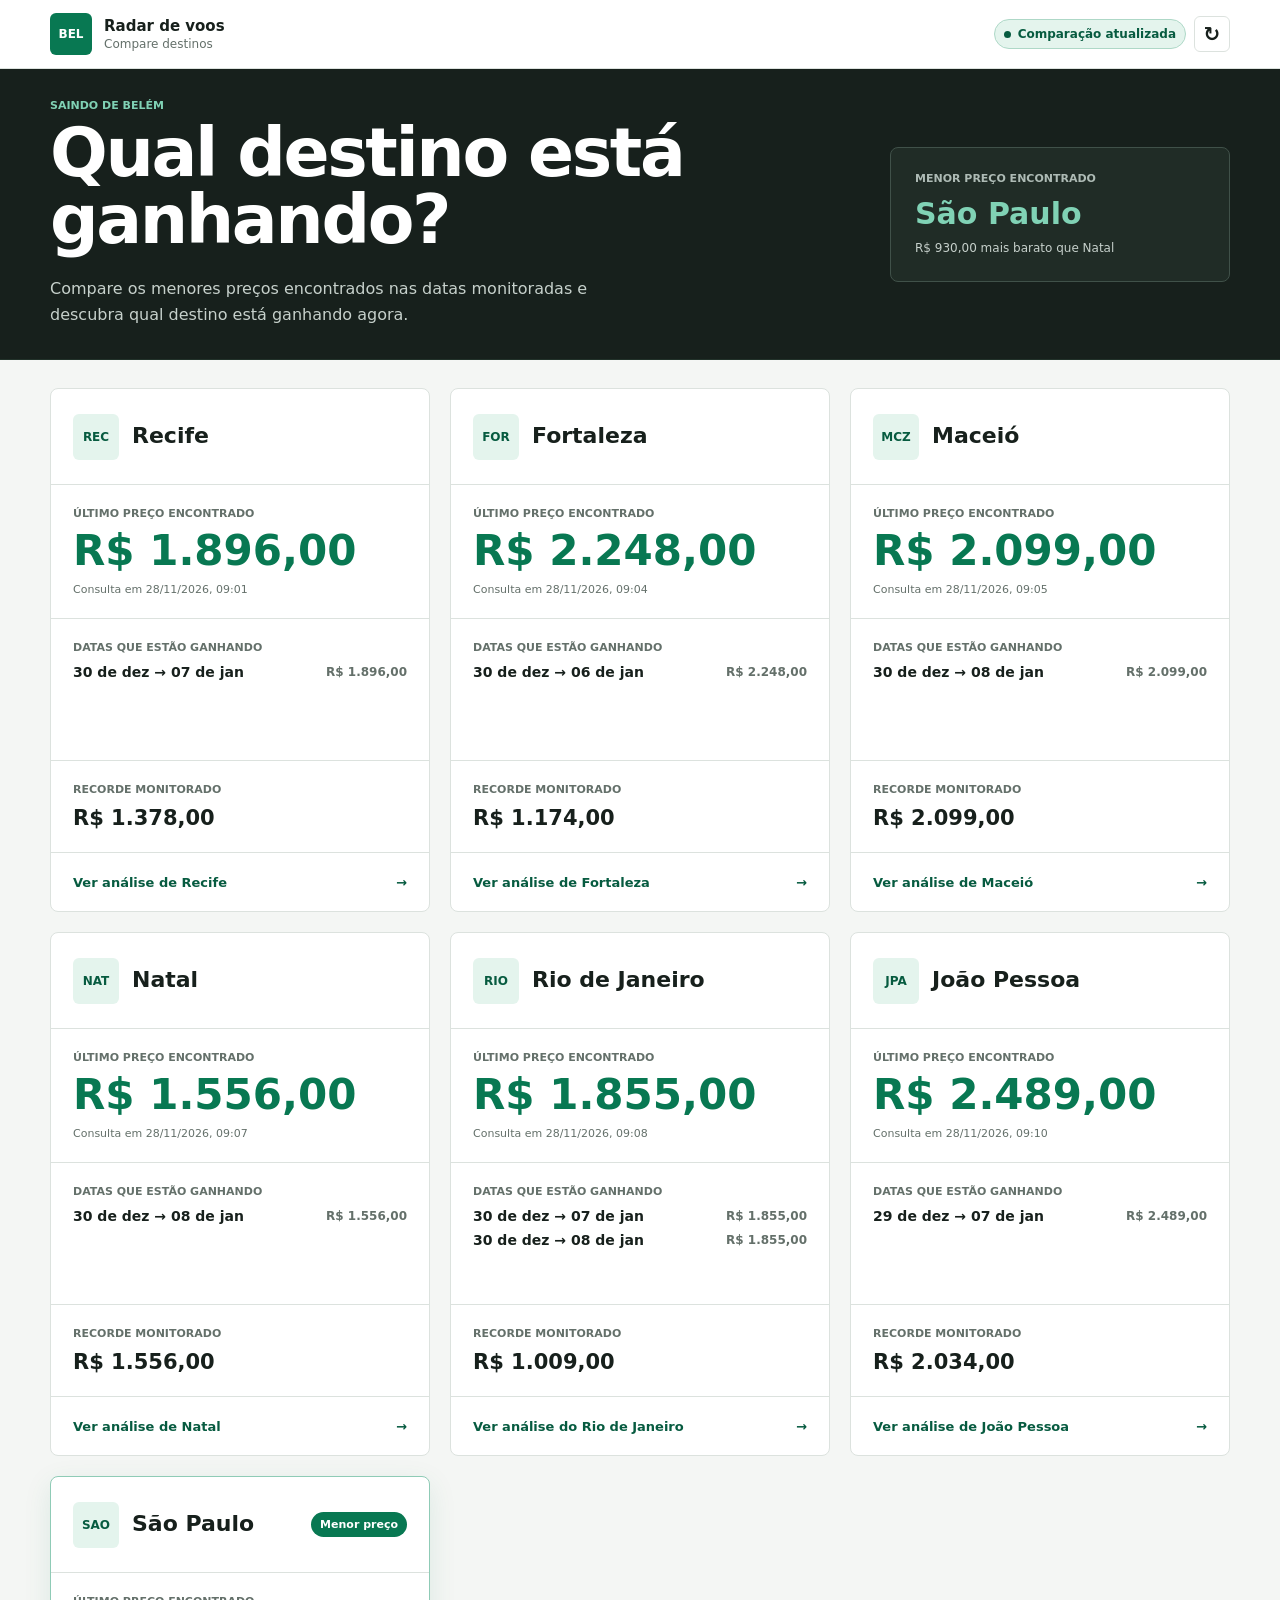
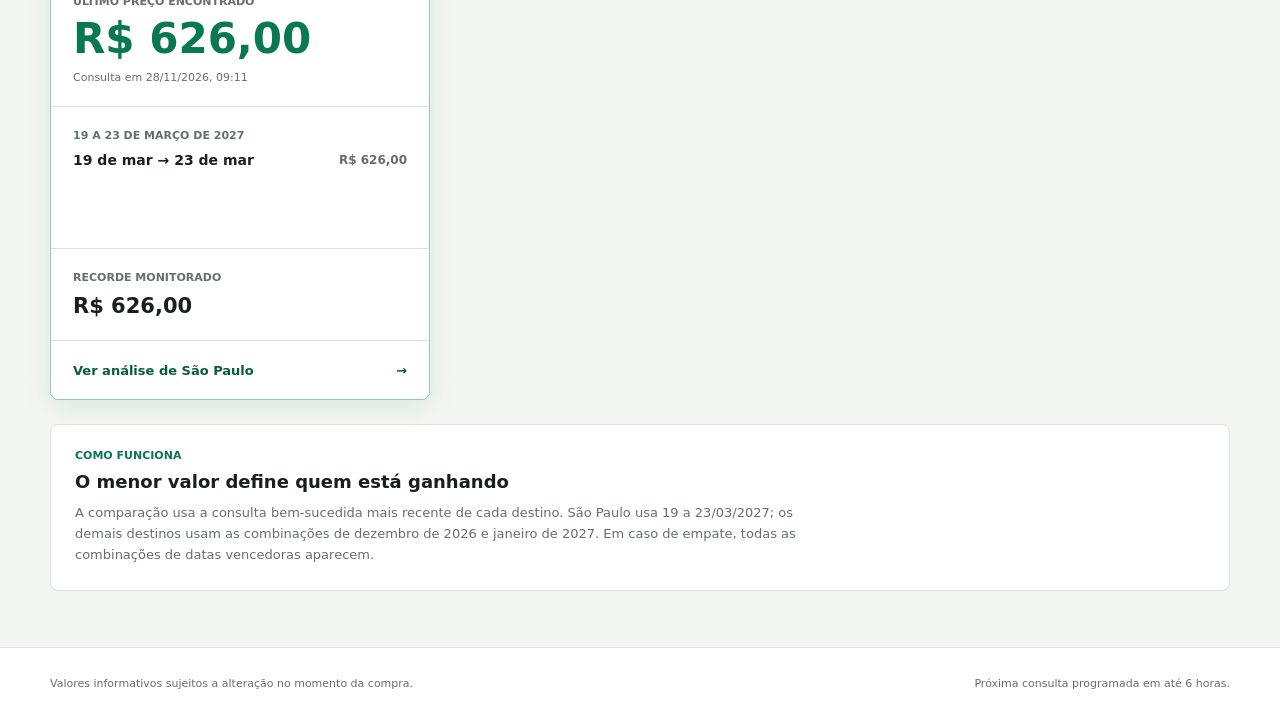
<file: docs/index.html>
<!doctype html>
<html lang="pt-BR">
  <head>
    <meta charset="utf-8">
    <meta name="viewport" content="width=device-width, initial-scale=1">
    <meta name="color-scheme" content="light">
    <meta
      name="description"
      content="Compare os preços de voos de Belém para sete destinos."
    >
    <title>Radar de voos · Compare sete destinos</title>
    <link rel="stylesheet" href="./estilos.css?v=3">
  </head>
  <body class="pagina-comparacao">
    <header class="cabecalho">
      <div class="cabecalho-conteudo">
        <a class="marca" href="./" aria-label="Radar de voos">
          <span class="marca-sinal" aria-hidden="true">BEL</span>
          <span>
            <strong>Radar de voos</strong>
            <small>Compare destinos</small>
          </span>
        </a>

        <div class="acoes">
          <span id="estado-comparacao" class="estado" aria-live="polite">
            Carregando
          </span>
          <button
            id="botao-atualizar"
            class="botao-icone"
            type="button"
            title="Atualizar comparação"
            aria-label="Atualizar comparação"
          >
            ↻
          </button>
        </div>
      </div>
    </header>

    <main>
      <section class="hero-comparacao" aria-labelledby="titulo-comparacao">
        <div class="conteudo hero-comparacao-conteudo">
          <div>
            <p class="rotulo">Saindo de Belém</p>
            <h1 id="titulo-comparacao">Qual destino está ganhando?</h1>
            <p class="hero-texto">
              Compare os menores preços encontrados nas datas monitoradas e
              descubra qual destino está ganhando agora.
            </p>
          </div>
          <div id="resultado-comparacao" class="resultado-comparacao" aria-live="polite">
            <span>Menor preço encontrado</span>
            <strong>Calculando…</strong>
            <small>Aguardando os sete destinos</small>
          </div>
        </div>
      </section>

      <div class="conteudo principal principal-comparacao">
        <section class="grade-destinos" aria-label="Comparação dos destinos">
          <article id="cartao-recife" class="cartao-destino" data-destino="REC">
            <div class="cartao-destino-cabecalho">
              <div>
                <span class="codigo-destino">REC</span>
                <h2>Recife</h2>
              </div>
              <span class="selo-vencedor" hidden>Menor preço</span>
            </div>
            <div class="preco-destino">
              <span>Último preço encontrado</span>
              <strong data-campo="preco-atual">—</strong>
              <small data-campo="ultima-consulta">Aguardando dados</small>
            </div>
            <div class="datas-vencedoras">
              <span>Datas que estão ganhando</span>
              <div data-campo="datas-vencedoras" class="lista-datas">
                <p>Carregando combinações…</p>
              </div>
            </div>
            <div class="recorde-destino">
              <span>Recorde monitorado</span>
              <strong data-campo="recorde">—</strong>
            </div>
            <a class="botao-analise" href="./destino.html?destino=REC">
              Ver análise de Recife
              <span aria-hidden="true">→</span>
            </a>
          </article>

          <article id="cartao-fortaleza" class="cartao-destino" data-destino="FOR">
            <div class="cartao-destino-cabecalho">
              <div>
                <span class="codigo-destino">FOR</span>
                <h2>Fortaleza</h2>
              </div>
              <span class="selo-vencedor" hidden>Menor preço</span>
            </div>
            <div class="preco-destino">
              <span>Último preço encontrado</span>
              <strong data-campo="preco-atual">—</strong>
              <small data-campo="ultima-consulta">Aguardando dados</small>
            </div>
            <div class="datas-vencedoras">
              <span>Datas que estão ganhando</span>
              <div data-campo="datas-vencedoras" class="lista-datas">
                <p>Carregando combinações…</p>
              </div>
            </div>
            <div class="recorde-destino">
              <span>Recorde monitorado</span>
              <strong data-campo="recorde">—</strong>
            </div>
            <a class="botao-analise" href="./destino.html?destino=FOR">
              Ver análise de Fortaleza
              <span aria-hidden="true">→</span>
            </a>
          </article>

          <article id="cartao-maceio" class="cartao-destino" data-destino="MCZ">
            <div class="cartao-destino-cabecalho">
              <div>
                <span class="codigo-destino">MCZ</span>
                <h2>Maceió</h2>
              </div>
              <span class="selo-vencedor" hidden>Menor preço</span>
            </div>
            <div class="preco-destino">
              <span>Último preço encontrado</span>
              <strong data-campo="preco-atual">—</strong>
              <small data-campo="ultima-consulta">Aguardando dados</small>
            </div>
            <div class="datas-vencedoras">
              <span>Datas que estão ganhando</span>
              <div data-campo="datas-vencedoras" class="lista-datas">
                <p>Carregando combinações…</p>
              </div>
            </div>
            <div class="recorde-destino">
              <span>Recorde monitorado</span>
              <strong data-campo="recorde">—</strong>
            </div>
            <a class="botao-analise" href="./destino.html?destino=MCZ">
              Ver análise de Maceió
              <span aria-hidden="true">→</span>
            </a>
          </article>

          <article id="cartao-natal" class="cartao-destino" data-destino="NAT">
            <div class="cartao-destino-cabecalho">
              <div>
                <span class="codigo-destino">NAT</span>
                <h2>Natal</h2>
              </div>
              <span class="selo-vencedor" hidden>Menor preço</span>
            </div>
            <div class="preco-destino">
              <span>Último preço encontrado</span>
              <strong data-campo="preco-atual">—</strong>
              <small data-campo="ultima-consulta">Aguardando dados</small>
            </div>
            <div class="datas-vencedoras">
              <span>Datas que estão ganhando</span>
              <div data-campo="datas-vencedoras" class="lista-datas">
                <p>Carregando combinações…</p>
              </div>
            </div>
            <div class="recorde-destino">
              <span>Recorde monitorado</span>
              <strong data-campo="recorde">—</strong>
            </div>
            <a class="botao-analise" href="./destino.html?destino=NAT">
              Ver análise de Natal
              <span aria-hidden="true">→</span>
            </a>
          </article>

          <article id="cartao-rio" class="cartao-destino" data-destino="RIO">
            <div class="cartao-destino-cabecalho">
              <div>
                <span class="codigo-destino">RIO</span>
                <h2>Rio de Janeiro</h2>
              </div>
              <span class="selo-vencedor" hidden>Menor preço</span>
            </div>
            <div class="preco-destino">
              <span>Último preço encontrado</span>
              <strong data-campo="preco-atual">—</strong>
              <small data-campo="ultima-consulta">Aguardando dados</small>
            </div>
            <div class="datas-vencedoras">
              <span>Datas que estão ganhando</span>
              <div data-campo="datas-vencedoras" class="lista-datas">
                <p>Carregando combinações…</p>
              </div>
            </div>
            <div class="recorde-destino">
              <span>Recorde monitorado</span>
              <strong data-campo="recorde">—</strong>
            </div>
            <a class="botao-analise" href="./destino.html?destino=RIO">
              Ver análise do Rio de Janeiro
              <span aria-hidden="true">→</span>
            </a>
          </article>

          <article id="cartao-joao-pessoa" class="cartao-destino" data-destino="JPA">
            <div class="cartao-destino-cabecalho">
              <div>
                <span class="codigo-destino">JPA</span>
                <h2>João Pessoa</h2>
              </div>
              <span class="selo-vencedor" hidden>Menor preço</span>
            </div>
            <div class="preco-destino">
              <span>Último preço encontrado</span>
              <strong data-campo="preco-atual">—</strong>
              <small data-campo="ultima-consulta">Aguardando dados</small>
            </div>
            <div class="datas-vencedoras">
              <span>Datas que estão ganhando</span>
              <div data-campo="datas-vencedoras" class="lista-datas">
                <p>Carregando combinações…</p>
              </div>
            </div>
            <div class="recorde-destino">
              <span>Recorde monitorado</span>
              <strong data-campo="recorde">—</strong>
            </div>
            <a class="botao-analise" href="./destino.html?destino=JPA">
              Ver análise de João Pessoa
              <span aria-hidden="true">→</span>
            </a>
          </article>

          <article id="cartao-sao-paulo" class="cartao-destino" data-destino="SAO">
            <div class="cartao-destino-cabecalho">
              <div>
                <span class="codigo-destino">SAO</span>
                <h2>São Paulo</h2>
              </div>
              <span class="selo-vencedor" hidden>Menor preço</span>
            </div>
            <div class="preco-destino">
              <span>Último preço encontrado</span>
              <strong data-campo="preco-atual">—</strong>
              <small data-campo="ultima-consulta">Aguardando dados</small>
            </div>
            <div class="datas-vencedoras">
              <span>19 a 23 de março de 2027</span>
              <div data-campo="datas-vencedoras" class="lista-datas">
                <p>Carregando preços…</p>
              </div>
            </div>
            <div class="recorde-destino">
              <span>Recorde monitorado</span>
              <strong data-campo="recorde">—</strong>
            </div>
            <a class="botao-analise" href="./destino.html?destino=SAO">
              Ver análise de São Paulo
              <span aria-hidden="true">→</span>
            </a>
          </article>
        </section>

        <section class="nota-comparacao" aria-labelledby="titulo-como-funciona">
          <p class="rotulo">Como funciona</p>
          <h2 id="titulo-como-funciona">O menor valor define quem está ganhando</h2>
          <p>
            A comparação usa a consulta bem-sucedida mais recente de cada destino.
            São Paulo usa 19 a 23/03/2027; os demais destinos usam as combinações
            de dezembro de 2026 e janeiro de 2027.
            Em caso de empate, todas as combinações de datas vencedoras aparecem.
          </p>
        </section>
      </div>
    </main>

    <footer>
      <div class="conteudo rodape-conteudo">
        <p>Valores informativos sujeitos a alteração no momento da compra.</p>
        <p>Próxima consulta programada em até 6 horas.</p>
      </div>
    </footer>

    <noscript>
      <p class="aviso-script">
        Ative o JavaScript para visualizar a comparação de destinos.
      </p>
    </noscript>
    <script src="./comparacao.js?v=5"></script>
  </body>
</html>
</file>
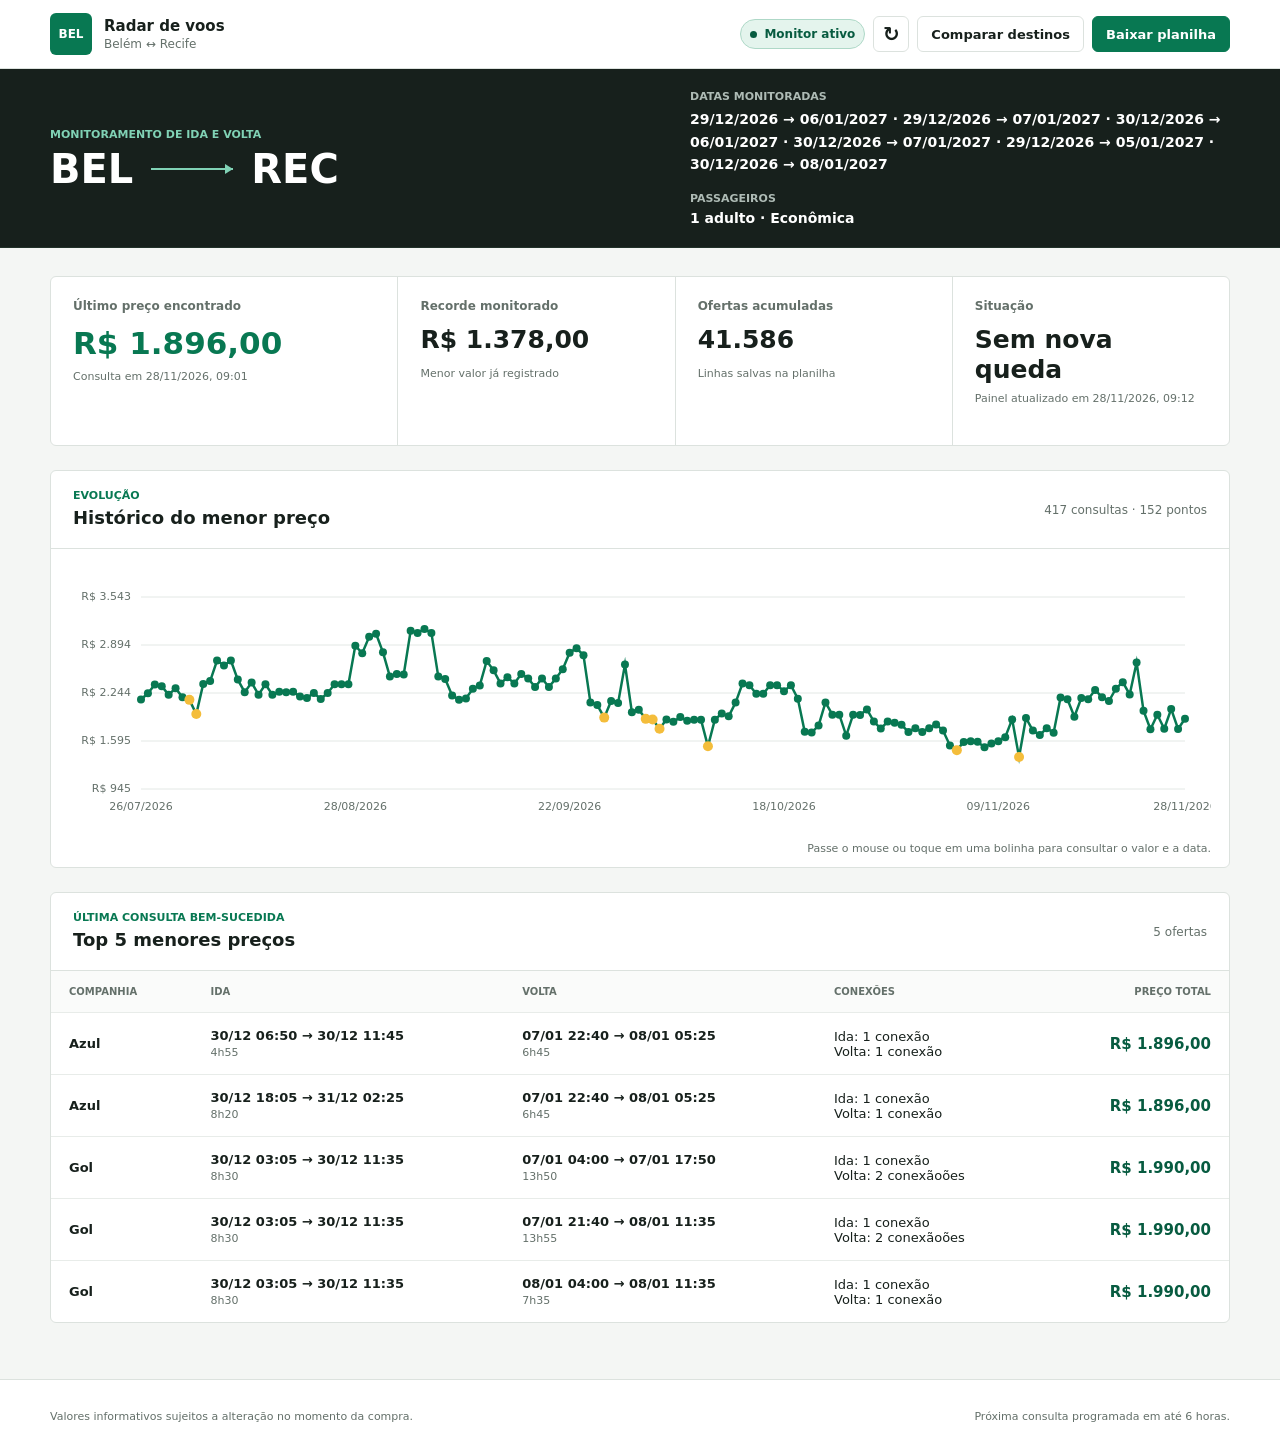
<file: docs/destino.html>
<!doctype html>
<html lang="pt-BR">
  <head>
    <meta charset="utf-8">
    <meta name="viewport" content="width=device-width, initial-scale=1">
    <meta name="color-scheme" content="light">
    <meta
      name="description"
      content="Acompanhamento de preços de voos saindo de Belém."
    >
    <title>Radar de voos · Análise de destino</title>
    <link rel="stylesheet" href="./estilos.css?v=4">
  </head>
  <body>
    <header class="cabecalho">
      <div class="cabecalho-conteudo">
        <a class="marca" href="./" aria-label="Voltar para a comparação de destinos">
          <span class="marca-sinal" aria-hidden="true">BEL</span>
          <span>
            <strong>Radar de voos</strong>
            <small id="marca-destino">Análise de destino</small>
          </span>
        </a>

        <div class="acoes">
          <span id="estado-monitor" class="estado" aria-live="polite">
            Carregando
          </span>
          <button
            id="botao-atualizar"
            class="botao-icone"
            type="button"
            title="Atualizar dados"
            aria-label="Atualizar dados"
          >
            ↻
          </button>
          <a class="botao-secundario" href="./">Comparar destinos</a>
          <a id="link-execucoes" class="botao-secundario" href="#" hidden>
            Execuções
          </a>
          <a id="link-planilha" class="botao-primario" href="#" download hidden>
            Baixar planilha
          </a>
        </div>
      </div>
    </header>

    <main>
      <section class="faixa-rota" aria-labelledby="titulo-rota">
        <div class="conteudo">
          <div>
            <p class="rotulo">Monitoramento de ida e volta</p>
            <h1 id="titulo-rota">
              <span id="origem">BEL</span>
              <span class="linha-rota" aria-hidden="true"></span>
              <span id="destino">—</span>
            </h1>
          </div>
          <dl class="detalhes-rota">
            <div class="datas-monitoradas">
              <dt>Datas monitoradas</dt>
              <dd id="periodos-monitorados">Carregando datas…</dd>
            </div>
            <div>
              <dt>Passageiros</dt>
              <dd id="passageiros">1 adulto · Econômica</dd>
            </div>
          </dl>
        </div>
      </section>

      <div class="conteudo principal">
        <section class="metricas" aria-label="Resumo do monitoramento">
          <article class="metrica metrica-destaque">
            <span>Último preço encontrado</span>
            <strong id="preco-atual">—</strong>
            <small id="ultima-consulta">Aguardando consulta</small>
          </article>
          <article class="metrica">
            <span>Recorde monitorado</span>
            <strong id="menor-historico">—</strong>
            <small>Menor valor já registrado</small>
          </article>
          <article class="metrica">
            <span>Ofertas acumuladas</span>
            <strong id="total-ofertas">0</strong>
            <small>Linhas salvas na planilha</small>
          </article>
          <article class="metrica">
            <span>Situação</span>
            <strong id="situacao">Iniciando</strong>
            <small id="gerado-em">Dados ainda não carregados</small>
          </article>
        </section>

        <section class="secao-grafico" aria-labelledby="titulo-historico">
          <div class="titulo-secao">
            <div>
              <p class="rotulo">Evolução</p>
              <h2 id="titulo-historico">Histórico do menor preço</h2>
            </div>
            <span id="quantidade-consultas" class="contador">0 consultas</span>
          </div>
          <div class="grafico">
            <canvas
              id="grafico-precos"
              role="img"
              aria-label="Gráfico do menor preço agrupado por valores consecutivos iguais"
              aria-describedby="grafico-instrucao"
            ></canvas>
            <div id="grafico-tooltip" class="grafico-tooltip" role="tooltip" hidden>
              <strong id="grafico-tooltip-preco"></strong>
              <span id="grafico-tooltip-periodo"></span>
              <small id="grafico-tooltip-quantidade"></small>
            </div>
            <p id="grafico-instrucao" class="texto-apoio-grafico">
              Passe o mouse ou toque em uma bolinha para consultar o valor e a data.
            </p>
            <p id="grafico-vazio" class="mensagem-vazia" hidden>
              O gráfico aparecerá após a primeira consulta.
            </p>
          </div>
        </section>

        <section class="secao-ofertas" aria-labelledby="titulo-ofertas">
          <div class="titulo-secao">
            <div>
              <p class="rotulo">Última consulta bem-sucedida</p>
              <h2 id="titulo-ofertas">Top 5 menores preços</h2>
            </div>
            <span id="quantidade-ofertas" class="contador">0 ofertas</span>
          </div>

          <div class="tabela-container">
            <table>
              <thead>
                <tr>
                  <th>Companhia</th>
                  <th>Ida</th>
                  <th>Volta</th>
                  <th>Conexões</th>
                  <th class="alinha-direita">Preço total</th>
                </tr>
              </thead>
              <tbody id="lista-ofertas">
                <tr>
                  <td colspan="5" class="mensagem-tabela">Carregando ofertas…</td>
                </tr>
              </tbody>
            </table>
          </div>
        </section>
      </div>
    </main>

    <footer>
      <div class="conteudo rodape-conteudo">
        <p>Valores informativos sujeitos a alteração no momento da compra.</p>
        <p>Próxima consulta programada em até 6 horas.</p>
      </div>
    </footer>

    <noscript>
      <p class="aviso-script">
        Ative o JavaScript para visualizar os dados do monitoramento.
      </p>
    </noscript>
    <script src="./painel.js?v=6"></script>
  </body>
</html>
</file>
<file: docs/estilos.css>
:root {
  color: #17201c;
  background: #f4f6f4;
  font-family:
    Inter, ui-sans-serif, system-ui, -apple-system, BlinkMacSystemFont, "Segoe UI",
    sans-serif;
  font-synthesis: none;
  --tinta: #17201c;
  --tinta-suave: #64706a;
  --fundo: #f4f6f4;
  --superficie: #ffffff;
  --borda: #dce2de;
  --verde: #087852;
  --verde-escuro: #075b40;
  --verde-claro: #e4f4ed;
  --amarelo: #f4bd3b;
  --vermelho: #b93838;
  --vermelho-claro: #faeaea;
}

* {
  box-sizing: border-box;
}

body {
  min-width: 320px;
  min-height: 100vh;
  margin: 0;
  background: var(--fundo);
  color: var(--tinta);
}

button,
a {
  font: inherit;
}

button:focus-visible,
a:focus-visible {
  outline: 3px solid rgba(8, 120, 82, 0.24);
  outline-offset: 2px;
}

.conteudo,
.cabecalho-conteudo {
  width: min(1180px, calc(100% - 40px));
  margin-inline: auto;
}

.cabecalho {
  position: sticky;
  z-index: 10;
  top: 0;
  border-bottom: 1px solid var(--borda);
  background: rgba(255, 255, 255, 0.96);
}

.cabecalho-conteudo {
  min-height: 68px;
  display: flex;
  align-items: center;
  justify-content: space-between;
  gap: 20px;
}

.marca {
  display: inline-flex;
  align-items: center;
  gap: 12px;
  color: inherit;
  text-decoration: none;
}

.marca-sinal {
  width: 42px;
  height: 42px;
  display: grid;
  place-items: center;
  border-radius: 6px;
  background: var(--verde);
  color: #fff;
  font-size: 12px;
  font-weight: 800;
}

.marca strong,
.marca small {
  display: block;
  letter-spacing: 0;
}

.marca strong {
  font-size: 15px;
}

.marca small {
  margin-top: 2px;
  color: var(--tinta-suave);
  font-size: 12px;
}

.acoes {
  display: flex;
  align-items: center;
  gap: 8px;
}

.estado {
  min-height: 30px;
  display: inline-flex;
  align-items: center;
  gap: 7px;
  padding: 5px 9px;
  border: 1px solid #aed8c7;
  border-radius: 999px;
  background: var(--verde-claro);
  color: var(--verde-escuro);
  font-size: 12px;
  font-weight: 700;
  white-space: nowrap;
}

.estado::before {
  width: 7px;
  height: 7px;
  border-radius: 50%;
  background: currentColor;
  content: "";
}

.estado.estado-alerta {
  border-color: #e5c179;
  background: #fff4da;
  color: #815b08;
}

.estado.estado-erro {
  border-color: #efb3b3;
  background: var(--vermelho-claro);
  color: var(--vermelho);
}

.botao-icone,
.botao-secundario,
.botao-primario {
  min-height: 36px;
  border-radius: 6px;
  font-size: 13px;
  font-weight: 700;
  cursor: pointer;
}

.botao-icone {
  width: 36px;
  border: 1px solid var(--borda);
  background: var(--superficie);
  color: var(--tinta);
  font-size: 20px;
  line-height: 1;
}

.botao-icone.carregando {
  animation: girar 0.8s linear infinite;
}

.botao-secundario,
.botao-primario {
  display: inline-flex;
  align-items: center;
  padding: 0 13px;
  text-decoration: none;
}

.botao-secundario {
  border: 1px solid var(--borda);
  background: var(--superficie);
  color: var(--tinta);
}

.botao-primario {
  border: 1px solid var(--verde);
  background: var(--verde);
  color: #fff;
}

.botao-icone:hover,
.botao-secundario:hover {
  border-color: #a9b7af;
  background: #f8faf8;
}

.botao-primario:hover {
  border-color: var(--verde-escuro);
  background: var(--verde-escuro);
}

.faixa-rota {
  border-bottom: 1px solid #22322a;
  background: #17201c;
  color: #fff;
}

.hero-comparacao {
  border-bottom: 1px solid #22322a;
  background: #17201c;
  color: #fff;
}

.hero-comparacao-conteudo {
  min-height: 290px;
  display: flex;
  align-items: center;
  justify-content: space-between;
  gap: 60px;
}

.pagina-comparacao h1 {
  display: block;
  max-width: 650px;
  font-size: clamp(40px, 6vw, 68px);
  line-height: 0.98;
  letter-spacing: -0.035em;
}

.hero-comparacao .rotulo {
  color: #80d2b5;
}

.hero-texto {
  max-width: 590px;
  margin: 22px 0 0;
  color: #c6d0cb;
  font-size: 16px;
  line-height: 1.65;
}

.resultado-comparacao {
  width: min(340px, 34vw);
  flex: 0 0 auto;
  padding: 24px;
  border: 1px solid #405149;
  border-radius: 8px;
  background: #202c26;
}

.resultado-comparacao span,
.resultado-comparacao strong,
.resultado-comparacao small {
  display: block;
}

.resultado-comparacao span {
  color: #aebbb5;
  font-size: 11px;
  font-weight: 800;
  text-transform: uppercase;
}

.resultado-comparacao strong {
  margin-top: 12px;
  color: #80d2b5;
  font-size: 30px;
  line-height: 1.1;
}

.resultado-comparacao small {
  margin-top: 9px;
  color: #c6d0cb;
  font-size: 12px;
  line-height: 1.5;
}

.principal-comparacao {
  padding-top: 32px;
}

.grade-destinos {
  display: grid;
  grid-template-columns: repeat(3, minmax(0, 1fr));
  gap: 20px;
}

.cartao-destino {
  min-width: 0;
  overflow: hidden;
  border: 1px solid var(--borda);
  border-radius: 8px;
  background: var(--superficie);
  transition: border-color 160ms ease, box-shadow 160ms ease;
}

.cartao-destino.cartao-vencedor {
  border-color: #8fcbb6;
  box-shadow: 0 8px 28px rgba(8, 120, 82, 0.1);
}

.cartao-destino.cartao-indisponivel {
  opacity: 0.72;
}

.cartao-destino-cabecalho {
  min-height: 96px;
  display: flex;
  align-items: center;
  justify-content: space-between;
  gap: 20px;
  padding: 20px 22px;
  border-bottom: 1px solid var(--borda);
}

.cartao-destino-cabecalho > div {
  display: flex;
  align-items: center;
  gap: 13px;
}

.codigo-destino {
  width: 46px;
  height: 46px;
  display: grid;
  place-items: center;
  border-radius: 6px;
  background: var(--verde-claro);
  color: var(--verde-escuro);
  font-size: 12px;
  font-weight: 850;
}

.cartao-destino h2 {
  font-size: 22px;
}

.selo-vencedor {
  padding: 6px 9px;
  border-radius: 999px;
  background: var(--verde);
  color: #fff;
  font-size: 11px;
  font-weight: 800;
  white-space: nowrap;
}

.preco-destino,
.datas-vencedoras,
.recorde-destino {
  padding: 22px;
  border-bottom: 1px solid var(--borda);
}

.preco-destino > span,
.datas-vencedoras > span,
.recorde-destino > span {
  display: block;
  margin-bottom: 10px;
  color: var(--tinta-suave);
  font-size: 11px;
  font-weight: 800;
  text-transform: uppercase;
}

.preco-destino strong,
.preco-destino small,
.recorde-destino strong {
  display: block;
}

.preco-destino strong {
  color: var(--verde);
  font-size: clamp(30px, 4vw, 42px);
  line-height: 1;
}

.preco-destino small {
  margin-top: 11px;
  color: var(--tinta-suave);
  font-size: 11px;
}

.datas-vencedoras {
  min-height: 142px;
}

.lista-datas {
  display: grid;
  gap: 8px;
}

.lista-datas p {
  display: flex;
  align-items: center;
  justify-content: space-between;
  gap: 20px;
  margin: 0;
  color: var(--tinta-suave);
  font-size: 13px;
}

.lista-datas strong {
  color: var(--tinta);
  font-size: 14px;
}

.lista-datas span {
  font-size: 12px;
  font-weight: 750;
  white-space: nowrap;
}

.recorde-destino strong {
  font-size: 21px;
}

.botao-analise {
  min-height: 58px;
  display: flex;
  align-items: center;
  justify-content: space-between;
  gap: 20px;
  padding: 0 22px;
  color: var(--verde-escuro);
  font-size: 13px;
  font-weight: 800;
  text-decoration: none;
}

.botao-analise:hover {
  background: var(--verde-claro);
}

.nota-comparacao {
  margin-top: 24px;
  padding: 24px;
  border: 1px solid var(--borda);
  border-radius: 8px;
  background: var(--superficie);
}

.nota-comparacao p:last-child {
  max-width: 760px;
  margin: 10px 0 0;
  color: var(--tinta-suave);
  font-size: 13px;
  line-height: 1.6;
}

.faixa-rota .conteudo {
  min-height: 178px;
  display: flex;
  align-items: center;
  justify-content: space-between;
  gap: 48px;
}

.rotulo {
  margin: 0 0 8px;
  color: var(--verde);
  font-size: 11px;
  font-weight: 800;
  text-transform: uppercase;
}

.faixa-rota .rotulo {
  color: #80d2b5;
}

h1 {
  margin: 0;
  display: flex;
  align-items: center;
  gap: 18px;
  font-size: 40px;
  line-height: 1;
  letter-spacing: 0;
}

.linha-rota {
  width: 82px;
  height: 2px;
  position: relative;
  background: #80d2b5;
}

.linha-rota::after {
  position: absolute;
  top: -4px;
  right: 0;
  border-top: 5px solid transparent;
  border-bottom: 5px solid transparent;
  border-left: 8px solid #80d2b5;
  content: "";
}

.detalhes-rota {
  display: grid;
  grid-template-columns: 1fr;
  gap: 16px;
  margin: 0;
  width: min(540px, 45vw);
  min-width: 0;
}

.detalhes-rota div {
  min-width: 118px;
}

.detalhes-rota dt {
  margin-bottom: 5px;
  color: #aebbb5;
  font-size: 11px;
  font-weight: 700;
  text-transform: uppercase;
}

.detalhes-rota dd {
  margin: 0;
  font-size: 14px;
  font-weight: 700;
  white-space: nowrap;
}

.detalhes-rota .datas-monitoradas dd {
  line-height: 1.6;
  white-space: normal;
}

.principal {
  padding-block: 28px 56px;
}

.metricas {
  display: grid;
  grid-template-columns: 1.25fr repeat(3, 1fr);
  border: 1px solid var(--borda);
  border-radius: 6px;
  background: var(--superficie);
  overflow: hidden;
}

.metrica {
  min-width: 0;
  padding: 22px;
  border-left: 1px solid var(--borda);
}

.metrica:first-child {
  border-left: 0;
}

.metrica span,
.metrica small,
.metrica strong {
  display: block;
}

.metrica span {
  margin-bottom: 12px;
  color: var(--tinta-suave);
  font-size: 12px;
  font-weight: 700;
}

.metrica strong {
  min-height: 34px;
  overflow-wrap: anywhere;
  font-size: 25px;
  line-height: 1.18;
  letter-spacing: 0;
}

.metrica-destaque strong {
  color: var(--verde);
  font-size: 31px;
}

.metrica small {
  min-height: 32px;
  margin-top: 7px;
  color: var(--tinta-suave);
  font-size: 11px;
  line-height: 1.45;
}

.secao-grafico,
.secao-ofertas {
  margin-top: 24px;
  border: 1px solid var(--borda);
  border-radius: 6px;
  background: var(--superficie);
}

.titulo-secao {
  min-height: 78px;
  display: flex;
  align-items: center;
  justify-content: space-between;
  gap: 20px;
  padding: 18px 22px;
  border-bottom: 1px solid var(--borda);
}

.titulo-secao .rotulo {
  margin-bottom: 4px;
}

h2 {
  margin: 0;
  font-size: 18px;
  line-height: 1.3;
  letter-spacing: 0;
}

.contador {
  color: var(--tinta-suave);
  font-size: 12px;
  white-space: nowrap;
}

.grafico {
  height: 318px;
  position: relative;
  padding: 20px 18px 40px;
}

#grafico-precos {
  width: 100%;
  height: 100%;
  display: block;
}

#grafico-precos:hover {
  cursor: crosshair;
}

.grafico-tooltip {
  min-width: 174px;
  max-width: 230px;
  position: absolute;
  z-index: 2;
  padding: 10px 12px;
  border: 1px solid rgba(255, 255, 255, 0.14);
  border-radius: 8px;
  background: var(--tinta);
  box-shadow: 0 8px 24px rgba(23, 32, 28, 0.18);
  color: #fff;
  pointer-events: none;
  transform: translate(-50%, calc(-100% - 12px));
}

.grafico-tooltip.tooltip-abaixo {
  transform: translate(-50%, 12px);
}

.grafico-tooltip strong,
.grafico-tooltip span,
.grafico-tooltip small {
  display: block;
}

.grafico-tooltip strong {
  margin-bottom: 4px;
  font-size: 14px;
}

.grafico-tooltip span,
.grafico-tooltip small {
  color: #dce2de;
  font-size: 11px;
  line-height: 1.45;
}

.grafico-tooltip small {
  margin-top: 3px;
  color: #aeb9b3;
}

.texto-apoio-grafico {
  position: absolute;
  right: 18px;
  bottom: 12px;
  margin: 0;
  color: var(--tinta-suave);
  font-size: 11px;
}

.mensagem-vazia {
  position: absolute;
  inset: 0;
  display: grid;
  place-items: center;
  margin: 0;
  color: var(--tinta-suave);
  font-size: 13px;
}

.tabela-container {
  width: 100%;
  overflow-x: auto;
}

table {
  width: 100%;
  border-collapse: collapse;
  font-size: 13px;
}

th,
td {
  padding: 15px 18px;
  border-bottom: 1px solid #e8ece9;
  text-align: left;
  vertical-align: middle;
}

th {
  color: var(--tinta-suave);
  background: #fafbfa;
  font-size: 10px;
  font-weight: 800;
  text-transform: uppercase;
  white-space: nowrap;
}

tbody tr:last-child td {
  border-bottom: 0;
}

tbody tr:hover {
  background: #fafcfa;
}

.companhia {
  font-weight: 750;
}

.trecho {
  min-width: 180px;
}

.trecho strong,
.trecho small {
  display: block;
}

.trecho strong {
  font-size: 13px;
}

.trecho small {
  margin-top: 3px;
  color: var(--tinta-suave);
  font-size: 11px;
}

.conexoes {
  white-space: nowrap;
}

.alinha-direita {
  text-align: right;
}

.preco {
  color: var(--verde-escuro);
  font-size: 15px;
  font-weight: 800;
  white-space: nowrap;
}

.mensagem-tabela {
  height: 120px;
  color: var(--tinta-suave);
  text-align: center;
}

footer {
  border-top: 1px solid var(--borda);
  background: var(--superficie);
}

.rodape-conteudo {
  min-height: 72px;
  display: flex;
  align-items: center;
  justify-content: space-between;
  gap: 20px;
  color: var(--tinta-suave);
  font-size: 11px;
}

.aviso-script {
  margin: 0;
  padding: 16px;
  background: var(--vermelho-claro);
  color: var(--vermelho);
  text-align: center;
}

[hidden] {
  display: none !important;
}

@keyframes girar {
  to {
    transform: rotate(360deg);
  }
}

@media (max-width: 1040px) {
  .grade-destinos {
    grid-template-columns: repeat(2, minmax(0, 1fr));
  }

  .hero-comparacao-conteudo {
    min-height: 330px;
    gap: 30px;
  }

  .faixa-rota .conteudo {
    min-height: 200px;
    align-items: flex-start;
    flex-direction: column;
    justify-content: center;
    gap: 28px;
  }

  .detalhes-rota {
    width: 100%;
    grid-template-columns: repeat(2, 1fr);
    gap: 20px;
  }

  .metricas {
    grid-template-columns: repeat(2, 1fr);
  }

  .metrica:nth-child(3) {
    border-top: 1px solid var(--borda);
    border-left: 0;
  }

  .metrica:nth-child(4) {
    border-top: 1px solid var(--borda);
  }
}

@media (max-width: 620px) {
  .conteudo,
  .cabecalho-conteudo {
    width: min(100% - 28px, 1180px);
  }

  .cabecalho-conteudo {
    min-height: 62px;
  }

  .marca small,
  .acoes .estado,
  .botao-secundario {
    display: none;
  }

  .botao-primario {
    padding-inline: 10px;
    font-size: 11px;
  }

  .faixa-rota .conteudo {
    min-height: 232px;
  }

  .hero-comparacao-conteudo {
    min-height: 430px;
    align-items: flex-start;
    flex-direction: column;
    justify-content: center;
    gap: 28px;
  }

  .pagina-comparacao h1 {
    font-size: 42px;
  }

  .hero-texto {
    margin-top: 16px;
    font-size: 14px;
  }

  .resultado-comparacao {
    width: 100%;
  }

  .grade-destinos {
    grid-template-columns: 1fr;
  }

  .cartao-destino-cabecalho,
  .preco-destino,
  .datas-vencedoras,
  .recorde-destino {
    padding-inline: 18px;
  }

  .lista-datas p {
    align-items: flex-start;
    flex-direction: column;
    gap: 3px;
  }

  h1 {
    gap: 12px;
    font-size: 32px;
  }

  .linha-rota {
    width: 48px;
  }

  .detalhes-rota {
    grid-template-columns: repeat(2, 1fr);
  }

  .detalhes-rota .datas-monitoradas {
    grid-column: 1 / -1;
  }

  .metricas {
    grid-template-columns: 1fr;
  }

  .metrica,
  .metrica:nth-child(2),
  .metrica:nth-child(3),
  .metrica:nth-child(4) {
    border-top: 1px solid var(--borda);
    border-left: 0;
  }

  .metrica:first-child {
    border-top: 0;
  }

  .metrica small {
    min-height: 0;
  }

  .titulo-secao {
    align-items: flex-start;
    flex-direction: column;
    gap: 7px;
  }

  .grafico {
    height: 288px;
    padding-inline: 10px;
  }

  .texto-apoio-grafico {
    right: 10px;
    left: 10px;
    overflow: hidden;
    text-align: center;
    text-overflow: ellipsis;
    white-space: nowrap;
  }

  th,
  td {
    padding-inline: 14px;
  }

  .rodape-conteudo {
    align-items: flex-start;
    flex-direction: column;
    justify-content: center;
    gap: 5px;
    padding-block: 18px;
  }

  .rodape-conteudo p {
    margin: 0;
  }
}

@media (prefers-reduced-motion: reduce) {
  *,
  *::before,
  *::after {
    scroll-behavior: auto !important;
    animation-duration: 0.01ms !important;
    animation-iteration-count: 1 !important;
  }
}
</file>
